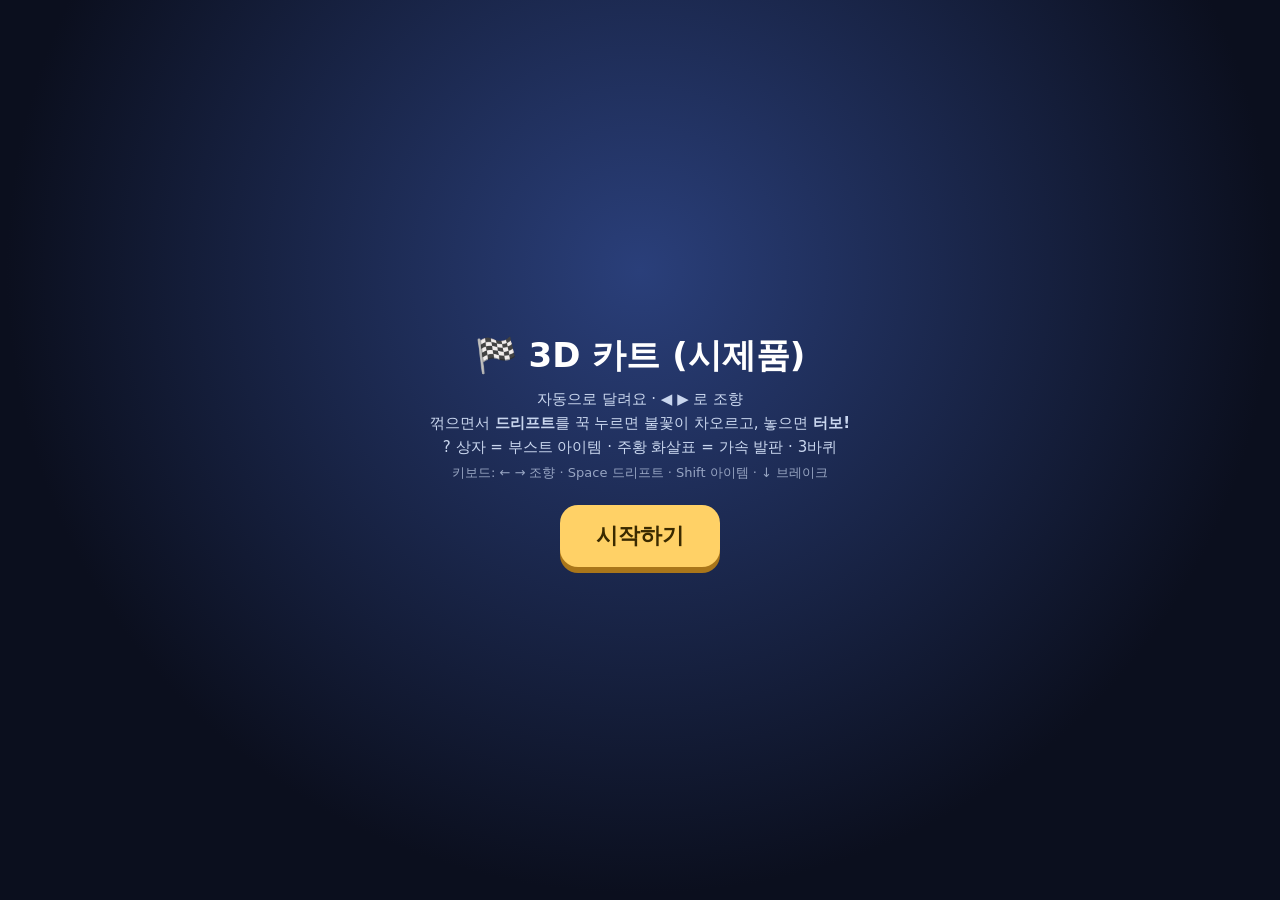
<file: kart3d.html>
<!doctype html>
<html lang="ko"><head><meta charset="utf-8">
<meta name="viewport" content="width=device-width, initial-scale=1, maximum-scale=1, user-scalable=no, viewport-fit=cover">
<title>3D 카트 (시제품)</title>
<style>
  html, body { margin: 0; height: 100%; background: #0B0F1E; overflow: hidden; font-family: Pretendard, system-ui, sans-serif; touch-action: none; -webkit-user-select: none; user-select: none }
  #stage { position: fixed; inset: 0 }
  .ctl { position: fixed; bottom: max(16px, env(safe-area-inset-bottom)); display: flex; gap: 12px; z-index: 5 }
  .ctl.left { left: max(16px, env(safe-area-inset-left)) } .ctl.right { right: max(16px, env(safe-area-inset-right)); align-items: flex-end }
  .b { width: 86px; height: 86px; border-radius: 22px; border: 3px solid rgba(255,255,255,.55); background: rgba(10,14,28,.45); color: #fff; font: 900 30px Pretendard, sans-serif;
       display: grid; place-items: center; touch-action: none; backdrop-filter: blur(4px); -webkit-backdrop-filter: blur(4px) }
  .b small { display: block; font-size: 11px; font-weight: 800; margin-top: -4px; white-space: nowrap } .b { white-space: nowrap; line-height: 1.1 } .b.on { background: rgba(63,169,245,.55); transform: scale(.95) }
  .b.drift { width: 104px; height: 104px; border-radius: 50%; background: rgba(255,107,214,.35); font-size: 16px } .b.drift.on { background: rgba(255,107,214,.7) }
  .b.item { border-radius: 50%; background: rgba(255,209,102,.35); font-size: 24px } .b.brake { width: 66px; height: 66px; font-size: 16px; border-radius: 18px }
  #start { position: fixed; inset: 0; z-index: 10; display: grid; place-items: center; background: radial-gradient(ellipse at 50% 30%, #2A3F7A, #0B0F1E 70%); color: #fff; text-align: center }
  #start h1 { font-size: 34px; margin: 0 0 8px } #start p { margin: 4px 0; color: #C9D6EE; font-size: 15px; line-height: 1.6 }
  #start button { margin-top: 18px; font: 900 22px Pretendard, sans-serif; padding: 16px 36px; border-radius: 18px; border: 0; background: #FFD166; color: #3A2A00; box-shadow: 0 6px 0 #A9761A }
  #again { position: fixed; left: 50%; bottom: 22%; transform: translateX(-50%); z-index: 6; display: none; font: 900 20px Pretendard, sans-serif; padding: 14px 30px; border-radius: 16px; border: 0; background: #FFD166; color: #3A2A00; box-shadow: 0 5px 0 #A9761A }
  /* 세로 폰: 오른손 버튼을 세로로 쌓아 왼손 ◀ ▶ 와 겹치지 않게 */
  @media (orientation: portrait) and (max-width: 600px) {
    .ctl.left { gap: 10px } .ctl.left .b { width: 76px; height: 76px; font-size: 26px }
    .ctl.right { flex-direction: column; align-items: center; gap: 10px }
    .b.drift { width: 88px; height: 88px; font-size: 15px } .b.item { width: 66px; height: 66px; font-size: 20px } .b.brake { width: 58px; height: 52px; font-size: 14px }
  }
  @media (orientation: landscape) and (max-height: 520px) { .b { width: 70px; height: 70px; font-size: 26px } .b.drift { width: 86px; height: 86px } .b.brake { width: 54px; height: 54px } }
</style></head>
<body>
<div id="stage"></div>
<div class="ctl left"><button class="b" id="bl">◀</button><button class="b" id="br">▶</button></div>
<div class="ctl right"><button class="b brake" id="bb">■<small>브레이크</small></button><button class="b item" id="bi">🚀<small>아이템</small></button><button class="b drift" id="bd">드리프트</button></div>
<div id="start"><div>
  <h1>🏁 3D 카트 (시제품)</h1>
  <p>자동으로 달려요 · ◀ ▶ 로 조향<br>꺾으면서 <b>드리프트</b>를 꾹 누르면 불꽃이 차오르고, 놓으면 <b>터보!</b><br>? 상자 = 부스트 아이템 · 주황 화살표 = 가속 발판 · 3바퀴</p>
  <p style="font-size:13px;opacity:.7">키보드: ← → 조향 · Space 드리프트 · Shift 아이템 · ↓ 브레이크</p>
  <button id="go">시작하기</button>
</div></div>
<button id="again">다시 하기</button>
<script src="three.min.js"></script>
<script src="sound.js"></script>
<script src="kart3d-engine.js"></script>
<script>
  let game = null;
  const stage = document.getElementById('stage');
  function begin() {
    if (window.Sound) Sound.resume();
    document.getElementById('start').style.display = 'none'; document.getElementById('again').style.display = 'none';
    if (game) { if (window.Sound) Sound.engineStop(); stage.innerHTML = ''; }
    game = new Kart3DGame(stage, { myName: '나' }); window.__game = game;
  }
  document.getElementById('go').onclick = begin; document.getElementById('again').onclick = begin;
  // 누르는 동안 켜지는 버튼
  const hold = (id, on, off) => { const el = document.getElementById(id);
    const a = e => { e.preventDefault(); el.classList.add('on'); on(); }, b = e => { e.preventDefault(); el.classList.remove('on'); off(); };
    el.addEventListener('touchstart', a, { passive: false }); el.addEventListener('touchend', b); el.addEventListener('touchcancel', b);
    el.addEventListener('mousedown', a); el.addEventListener('mouseup', b); el.addEventListener('mouseleave', e => { if (el.classList.contains('on')) b(e); }); };
  const I = () => game ? game.input : {};
  let L = false, R = false; const steer = () => { if (game) game.input.steer = (R ? -1 : 0) + (L ? 1 : 0); };
  hold('bl', () => { L = true; steer(); }, () => { L = false; steer(); });
  hold('br', () => { R = true; steer(); }, () => { R = false; steer(); });
  hold('bd', () => { I().drift = true; }, () => { I().drift = false; });
  hold('bb', () => { I().brake = true; }, () => { I().brake = false; });
  hold('bi', () => { if (game) game.useItem(game.me, game.now); }, () => {});
  const keys = { ArrowLeft: 'L', KeyA: 'L', ArrowRight: 'R', KeyD: 'R' };
  addEventListener('keydown', e => { if (!game) return; if (keys[e.code] === 'L') L = true; if (keys[e.code] === 'R') R = true; steer();
    if (e.code === 'Space') game.input.drift = true; if (e.code === 'ArrowDown' || e.code === 'KeyS') game.input.brake = true; if (e.code === 'ShiftLeft' || e.code === 'ShiftRight' || e.code === 'KeyE') game.useItem(game.me, game.now); });
  addEventListener('keyup', e => { if (!game) return; if (keys[e.code] === 'L') L = false; if (keys[e.code] === 'R') R = false; steer();
    if (e.code === 'Space') game.input.drift = false; if (e.code === 'ArrowDown' || e.code === 'KeyS') game.input.brake = false; });
  addEventListener('resize', () => game && game.resize());
  (function loop(t) { requestAnimationFrame(loop); if (!game) return; game.tick(t); if (game.me.finished) document.getElementById('again').style.display = 'block'; })(0);
</script>
</body></html>
</file>
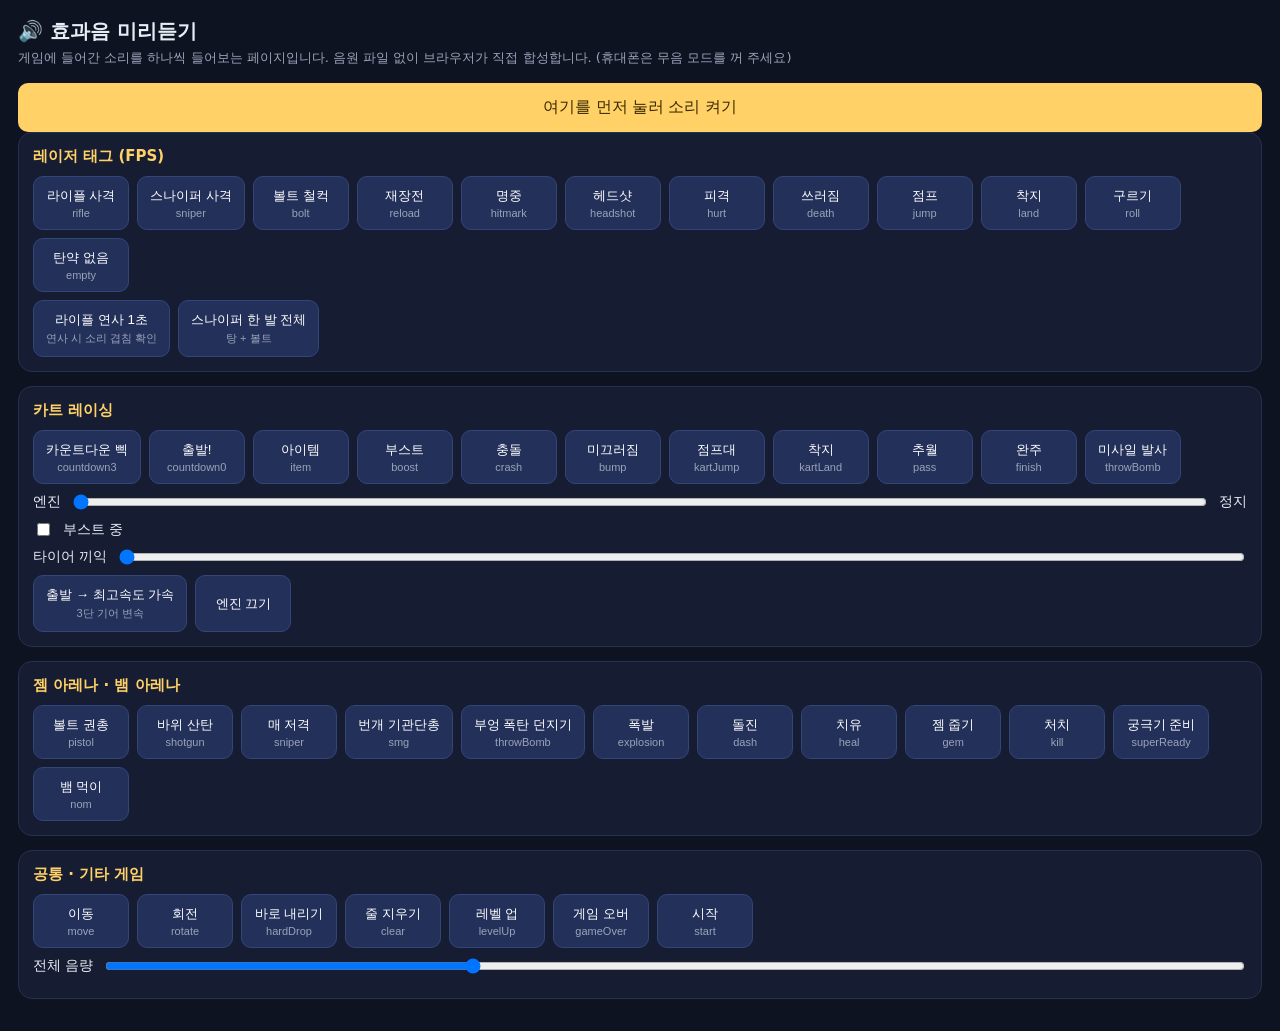
<file: sound-test.html>
<!doctype html>
<html lang="ko"><head><meta charset="utf-8"><meta name="viewport" content="width=device-width, initial-scale=1">
<title>효과음 미리듣기</title>
<style>
  body { margin: 0; font-family: Pretendard, system-ui, sans-serif; background: #0E1322; color: #E8ECF5; padding: 18px; }
  h1 { font-size: 20px; margin: 0 0 4px } p.sub { margin: 0 0 16px; color: #9AA3B8; font-size: 13px }
  section { background: #161D33; border: 1px solid #26304F; border-radius: 14px; padding: 14px; margin-bottom: 14px }
  h2 { font-size: 15px; margin: 0 0 10px; color: #FFD166 }
  .grid { display: flex; flex-wrap: wrap; gap: 8px }
  button { background: #23305A; color: #fff; border: 1px solid #34457A; border-radius: 10px; padding: 10px 12px; font: 700 14px inherit; cursor: pointer; min-width: 96px }
  button:active { transform: translateY(1px); background: #2E3F75 }
  button small { display: block; font-weight: 500; font-size: 11px; color: #9AA3B8; margin-top: 2px }
  label { display: flex; align-items: center; gap: 10px; margin: 8px 0; font-size: 14px } input[type=range] { flex: 1 }
  .unlock { background: #FFD166; color: #3A2A00; border: 0; font-size: 16px; padding: 14px 18px; width: 100% }
</style></head><body>
<h1>🔊 효과음 미리듣기</h1>
<p class="sub">게임에 들어간 소리를 하나씩 들어보는 페이지입니다. 음원 파일 없이 브라우저가 직접 합성합니다. (휴대폰은 무음 모드를 꺼 주세요)</p>
<button class="unlock" id="unlock">여기를 먼저 눌러 소리 켜기</button>
<section><h2>레이저 태그 (FPS)</h2><div class="grid" data-g="rifle:라이플 사격,sniper:스나이퍼 사격,bolt:볼트 철컥,reload:재장전,hitmark:명중,headshot:헤드샷,hurt:피격,death:쓰러짐,jump:점프,land:착지,roll:구르기,empty:탄약 없음"></div>
  <div class="grid" style="margin-top:8px"><button id="burst">라이플 연사 1초<small>연사 시 소리 겹침 확인</small></button><button id="snipeseq">스나이퍼 한 발 전체<small>탕 + 볼트</small></button></div></section>
<section><h2>카트 레이싱</h2><div class="grid" data-g="countdown3:카운트다운 삑,countdown0:출발!,item:아이템,boost:부스트,crash:충돌,bump:미끄러짐,kartJump:점프대,kartLand:착지,pass:추월,finish:완주,throwBomb:미사일 발사"></div>
  <label>엔진 <input type="range" id="eng" min="0" max="100" value="0"><span id="engv">정지</span></label>
  <label><input type="checkbox" id="boost"> 부스트 중</label>
  <label>타이어 끼익 <input type="range" id="skid" min="0" max="100" value="0"></label>
  <div class="grid"><button id="engdemo">출발 → 최고속도 가속<small>3단 기어 변속</small></button><button id="engoff">엔진 끄기</button></div></section>
<section><h2>젬 아레나 · 뱀 아레나</h2><div class="grid" data-g="pistol:볼트 권총,shotgun:바위 산탄,sniper:매 저격,smg:번개 기관단총,throwBomb:부엉 폭탄 던지기,explosion:폭발,dash:돌진,heal:치유,gem:젬 줍기,kill:처치,superReady:궁극기 준비,nom:뱀 먹이"></div></section>
<section><h2>공통 · 기타 게임</h2><div class="grid" data-g="move:이동,rotate:회전,hardDrop:바로 내리기,clear:줄 지우기,levelUp:레벨 업,gameOver:게임 오버,start:시작"></div>
  <label>전체 음량 <input type="range" id="vol" min="0" max="100" value="32"></label></section>
<script src="sound.js"></script>
<script>
  const U = () => Sound.resume();
  document.getElementById('unlock').onclick = e => { U(); e.target.textContent = '소리 켜짐 ✓ — 아래 버튼을 눌러 보세요'; };
  document.querySelectorAll('[data-g]').forEach(box => box.dataset.g.split(',').forEach(pair => { const [k, label] = pair.split(':');
    const b = document.createElement('button'); b.innerHTML = label + '<small>' + k + '</small>';
    b.onclick = () => { U(); if (k === 'countdown3') Sound.countdown(3); else if (k === 'countdown0') Sound.countdown(0); else if (k === 'clear') Sound.clear(4); else if (k === 'reload') Sound.reload(1400); else if (k === 'kartLand') Sound.kartLand(1200); else Sound[k](); };
    box.appendChild(b); }));
  document.getElementById('burst').onclick = () => { U(); let n = 0; const t = setInterval(() => { Sound.rifle(); if (++n >= 10) clearInterval(t); }, 110); };
  document.getElementById('snipeseq').onclick = () => { U(); Sound.sniper(); Sound.bolt(0.32); };
  let engOn = false; const setEng = () => { U(); const v = +document.getElementById('eng').value / 100; if (v > 0 && !engOn) { Sound.engineStart(); engOn = true; }
    Sound.engineSet(v, document.getElementById('boost').checked); document.getElementById('engv').textContent = v ? Math.round(v * 100) + '%' : '공회전'; };
  document.getElementById('eng').oninput = setEng; document.getElementById('boost').onchange = setEng;
  document.getElementById('skid').oninput = e => { U(); Sound.skidSet(+e.target.value / 100); };
  document.getElementById('engoff').onclick = () => { Sound.engineStop(); engOn = false; document.getElementById('eng').value = 0; document.getElementById('engv').textContent = '정지'; };
  document.getElementById('engdemo').onclick = () => { U(); if (!engOn) { Sound.engineStart(); engOn = true; } let v = 0; const t = setInterval(() => { v += 0.02; document.getElementById('eng').value = Math.min(100, v * 100); setEng(); if (v >= 1) clearInterval(t); }, 80); };
  document.getElementById('vol').oninput = e => Sound.setVolume(+e.target.value / 100);
</script></body></html>
</file>
